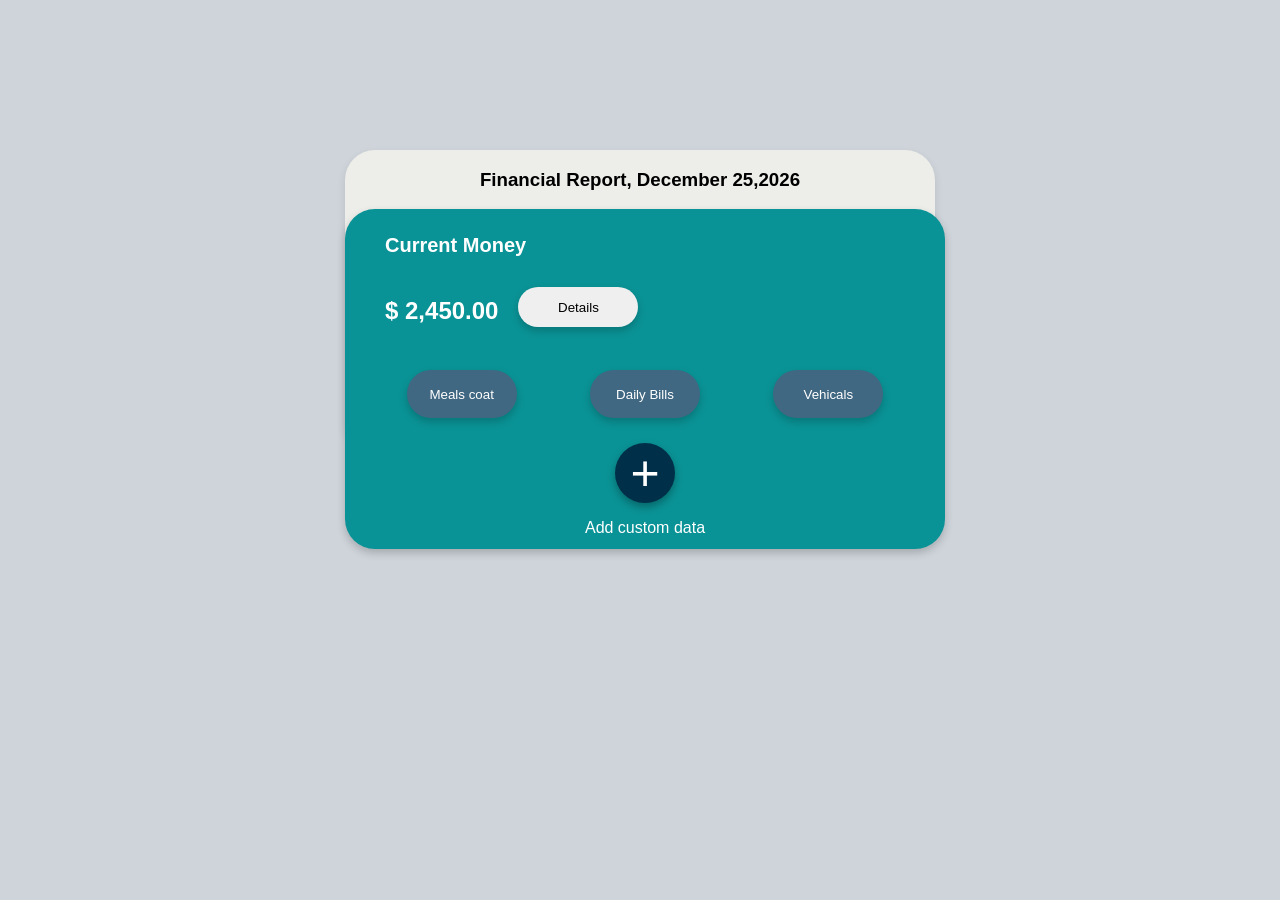
<file: index.html>
<!DOCTYPE html>
<html lang="en">
<head>
    <meta charset="UTF-8">
    <meta name="viewport" content="width=device-width, initial-scale=1.0">
    <title>Expense tracker 💳</title>
    <link rel="stylesheet" href="./style.css">
</head>
<body>

<div class="Card">
    <div class="CardTittle">
    <h3>Financial Report, December 25,2026</h3>

    <div class="moneySection"> 
        
        <h5>Current Money</h5>
        <div class="moneyDisplay">
            <h2>$ 2,450.00</h2>
            <button>Details</button>
        </div>

        <div class="section-catgri">

            <button>Meals coat</button>
            <button>Daily Bills</button>
            <button>Vehicals</button>
        </div>

        <div class="addFiled">

            <div id="addButton">
                <button>+</button>
                <p>Add custom data</p>
            </div>

        </div>
        

    </div>
</div>
    


</div>

</body>
</html>
</file>
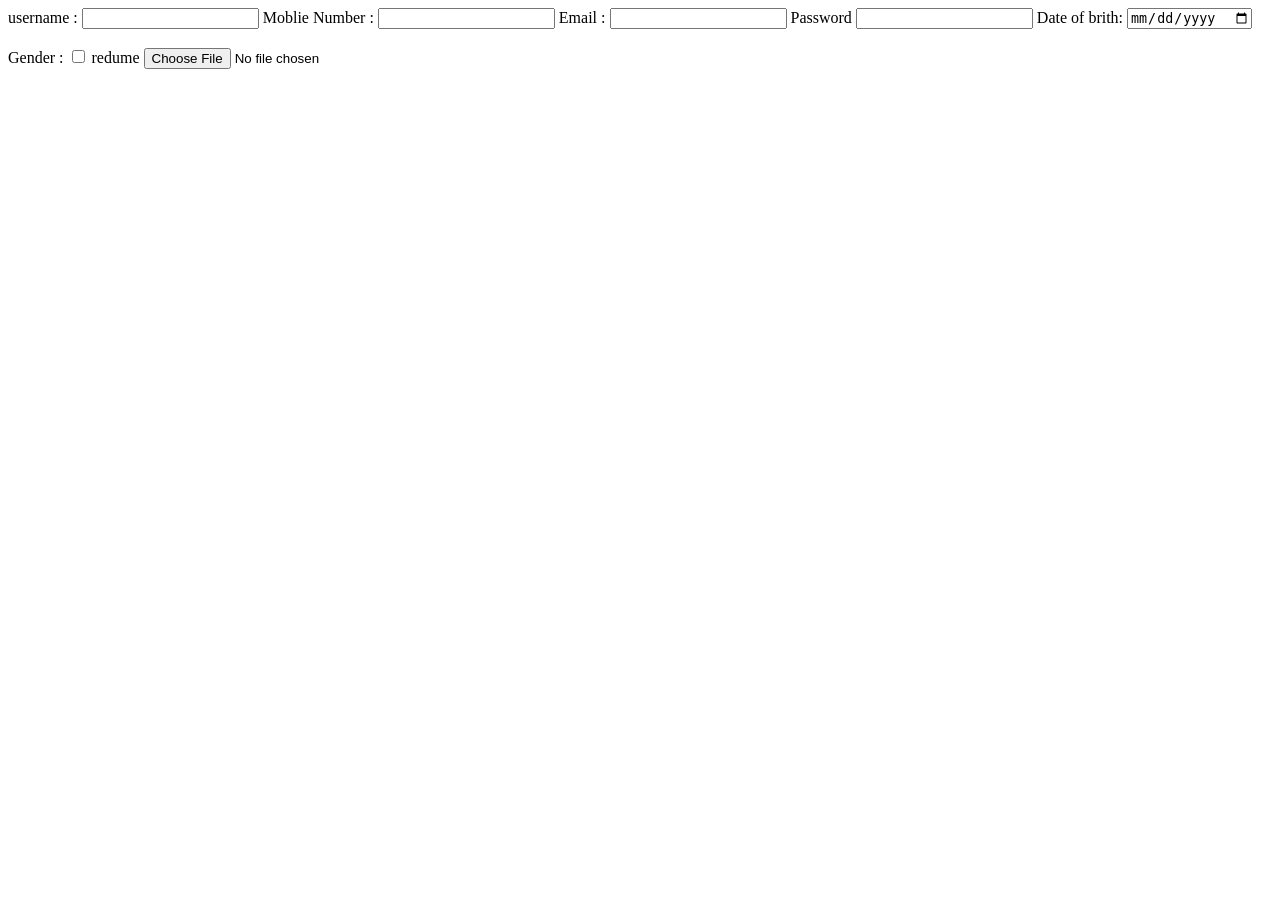
<file: Day 2 Images/Day 3/index.html>
<!DOCTYPE html>
<html lang="en">
<head>
    <meta charset="UTF-8">
    <meta name="viewport" content="width=device-width, initial-scale=1.0">
    <title>input_Tag</title>
</head>
<body>

    <label > username :</label>
    <input type="text">

    <label for="">Moblie Number :</label>
    <input type="number" >

    <label for="">Email : </label>
    <input type="email">

    <label for="">Password</label>
    <input type="password">

    <label for="">Date of brith:</label>
    <input type="date">
    <br>
    <br>

    <label for="">Gender : </label>
    
    <input type="checkbox" >

    <label for="">redume</label>
    <input type="file">
</body>
</html>
</file>
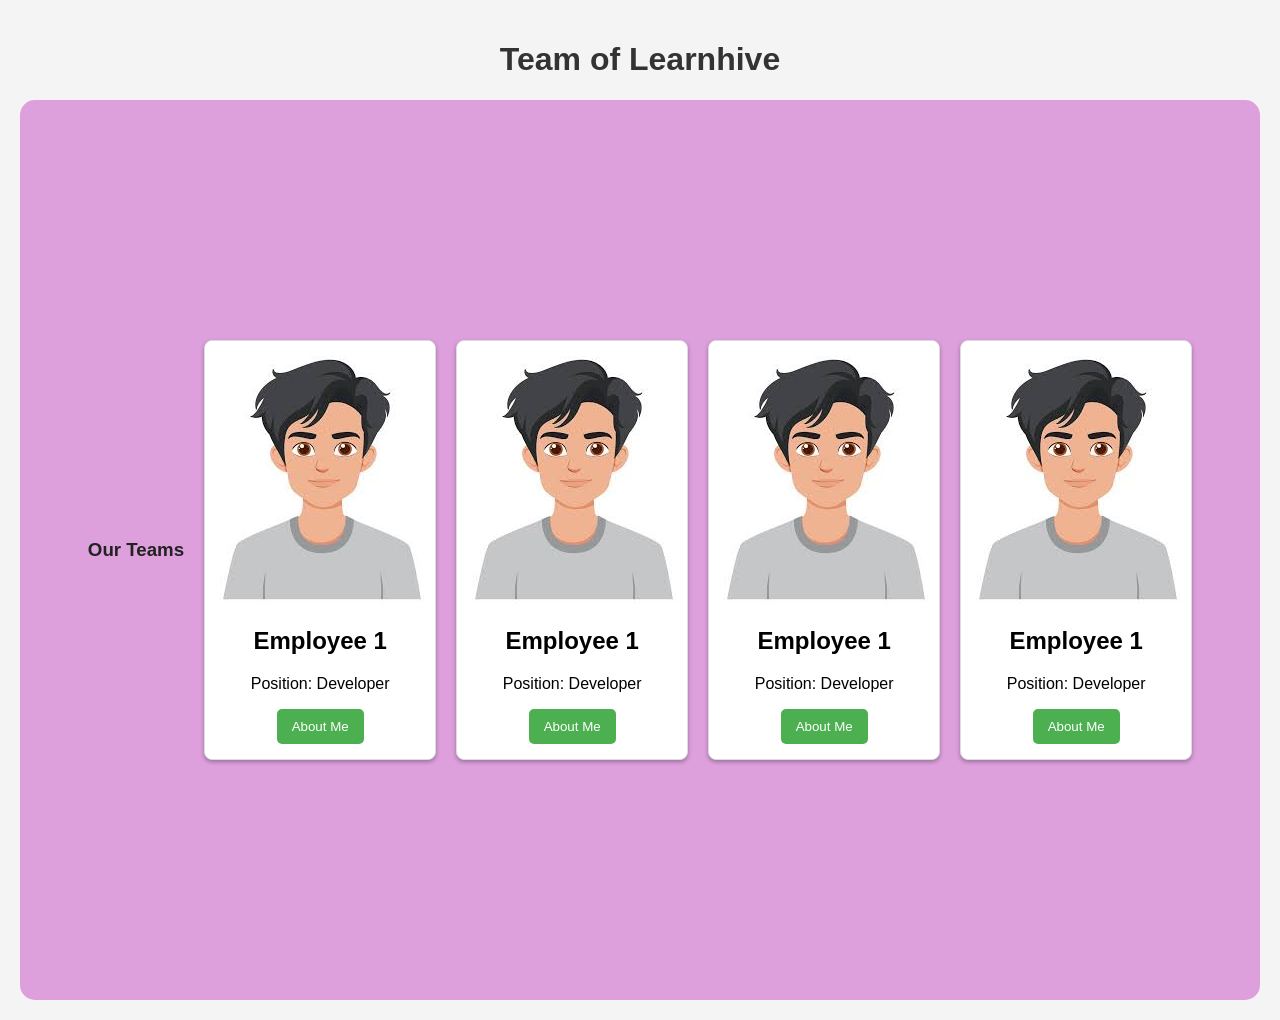
<file: CSS/Meetrem.html>
<!DOCTYPE html>
<html lang="en">
<head>
    <meta charset="UTF-8">
    <meta name="viewport" content="width=device-width, initial-scale=1.0">
    <title>Meeterm 🧋</title>
    <style>
        body {
            font-family: Arial, sans-serif;
            background-color: #f4f4f4;
            margin: 0;
            padding: 20px;
        }
        h1 {
            text-align: center;
            
            color: #333;
        }
        .list_Of_Employees {
            display: flex;
            flex-wrap: wrap;
            justify-content: center;
            align-items: center;
            background-color: plum;
            height: 900px;
            border-radius: 15px;
            gap: 20px;
        }
        .Employee {
            background-color: #fff;
            border: 1px solid #ddd;
            border-radius: 8px;
            padding: 15px;
            width: 200px;
            text-align: center;
            box-shadow: 0 2px 4px rgba(0,0,0,0.3);
        }
        button {
            background-color: #4CAF50;
            color: white;
            border: none;
            padding: 10px 15px;
            border-radius: 5px;
            cursor: pointer;
        }
        button:hover {
            background-color: #45a049;
        }
        h3 {
            display: flex;
            align-items: start;
            text-align: center;
            color: #222;
        }
    </style>
</head>
<body>
    <h1>Team of Learnhive</h1>
    <div class="list_Of_Employees">

        <h3>Our Teams</h3>

        <div class="Employee">
            <img src="[data-uri]" alt="">
            <h2>Employee 1</h2>
            <p>Position: Developer</p>
            <button>About Me</button>
        </div>
        <div class="Employee">
            <img src="[data-uri]" alt="">
            <h2>Employee 1</h2>
            <p>Position: Developer</p>
            <button>About Me</button>
        </div>
        <div class="Employee">
            <img src="[data-uri]" alt="">
            <h2>Employee 1</h2>
            <p>Position: Developer</p>
            <button>About Me</button>
        </div>
        <div class="Employee">
            <img src="[data-uri]" alt="">
            <h2>Employee 1</h2>
            <p>Position: Developer</p>
            <button>About Me</button>
        </div>
        


    </div>
</body>
</html>
</file>
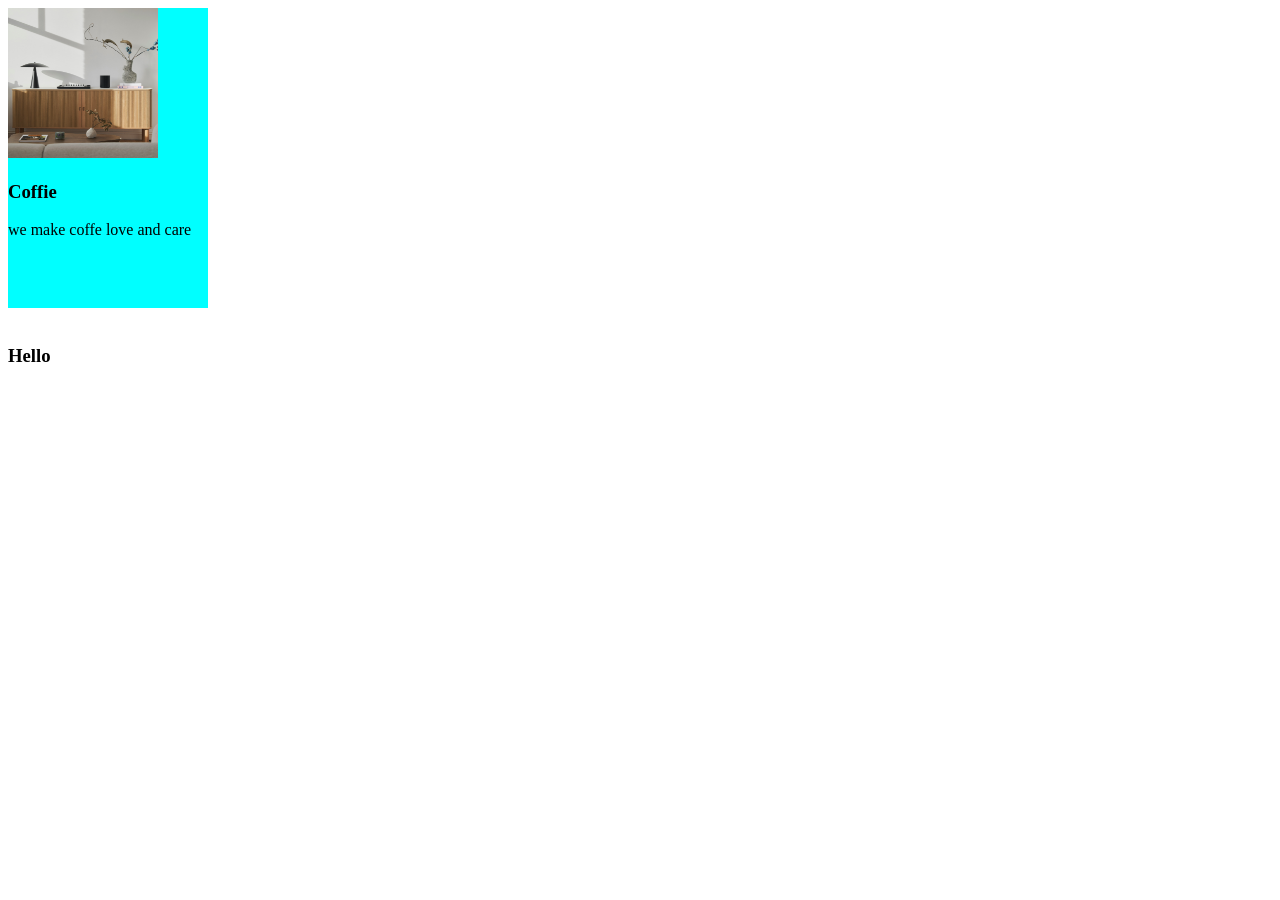
<file: Day 2 Images/div_Tags.html>
<!DOCTYPE html>
<html lang="en">
<head>
    <meta charset="UTF-8">
    <meta name="viewport" content="width=device-width, initial-scale=1.0">
    <title>Div Tag 😊</title>
</head>
<body>
    <!--div tag it is box or continer-->
    <div  style="background-color: aqua; height: 300px; width: 200px; justify-items: center; ">
        <img src="./arpith.jpg" alt="" width="150" height="150" ">
        <h3>Coffie</h3>
        <p>we make coffe love and care</p>
    </div>
    <br>
    <h3>Hello</h3>
</body>
</html>
</file>
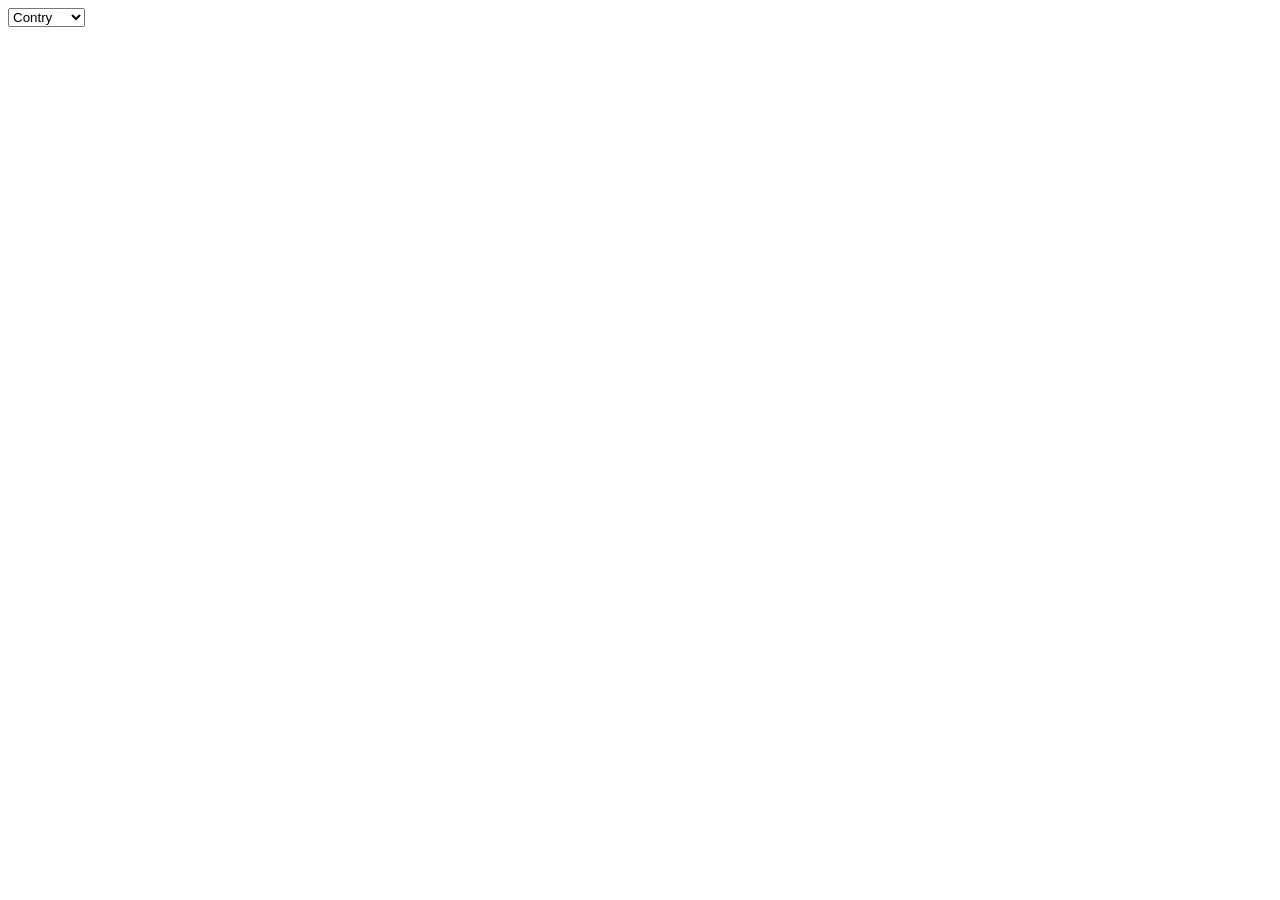
<file: Day 2 Images/select.html>
<!DOCTYPE html>
<html lang="en">
<head>
    <meta charset="UTF-8">
    <meta name="viewport" content="width=device-width, initial-scale=1.0">
    <title>Select Tags 😊</title>
</head>
<body>

    <select name="" id="">
        <option value="">India</option>
        <option value="" label="USA">United state of America</option>
        <option value="" disabled>Germany</option>
        <option value="">France
            
        </option>
        <option selected>Contry</option>
    </select>
    
</body>
</html>
</file>
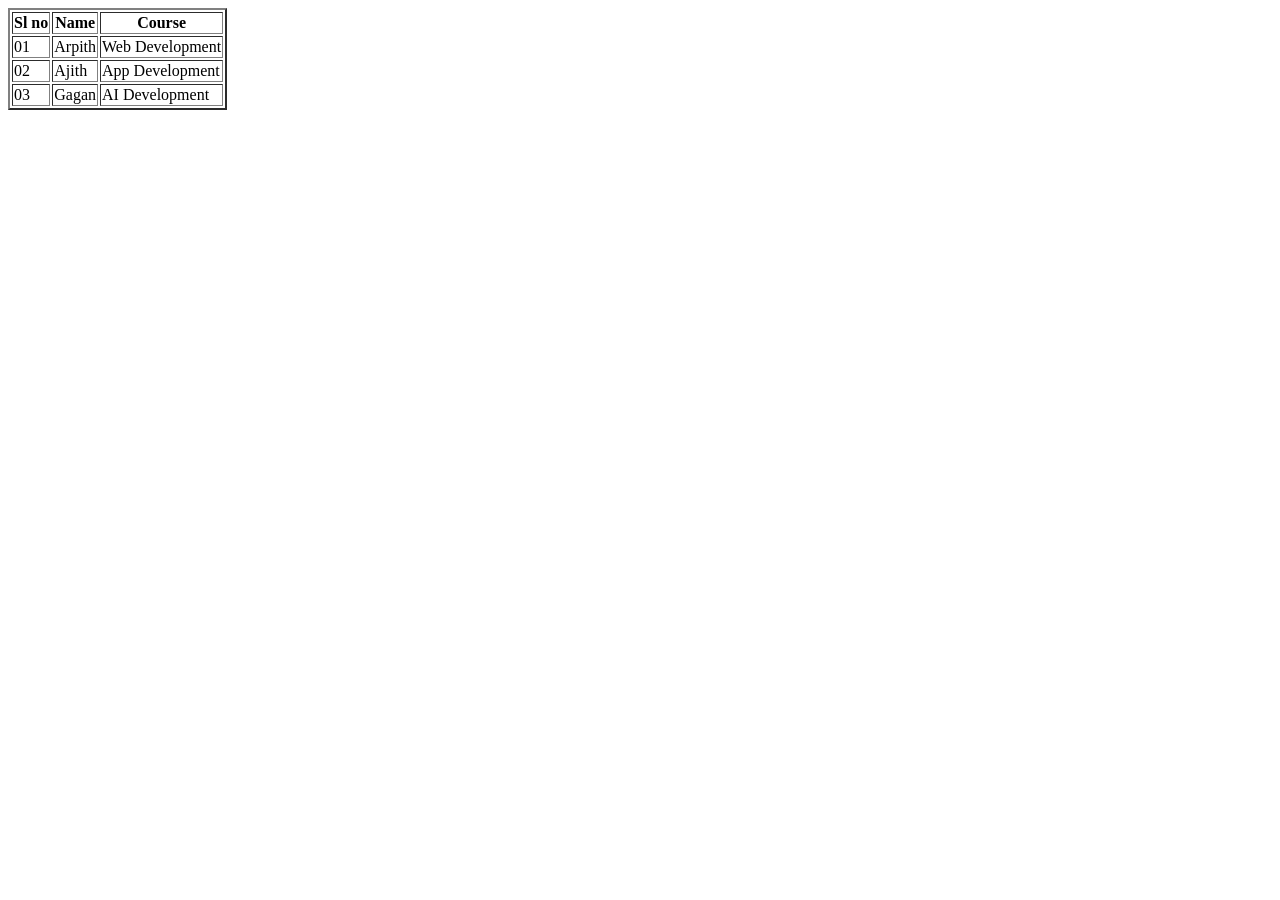
<file: Day1/table_tag.html>
<!DOCTYPE html>
<html lang="en">
<head>
    <meta charset="UTF-8">
    <meta name="viewport" content="width=device-width, initial-scale=1.0">
    <title>Document</title>
</head>
<body>
    
    <table border="2">

        <tr>
            <th>Sl no</th>
            <th>Name</th>
            <th>Course</th>
        </tr>
        <tr>
            <td>01</td>
            <td>Arpith</td>
            <td>Web Development</td>
        </tr>
        <tr>
            <td>02</td>
            <td>Ajith</td>
            <td>App Development</td>
        </tr>
        <tr>
            <td>03</td>
            <td>Gagan</td>
            <td>AI Development</td>
        </tr>


    </table>

</body>
</html>
</file>
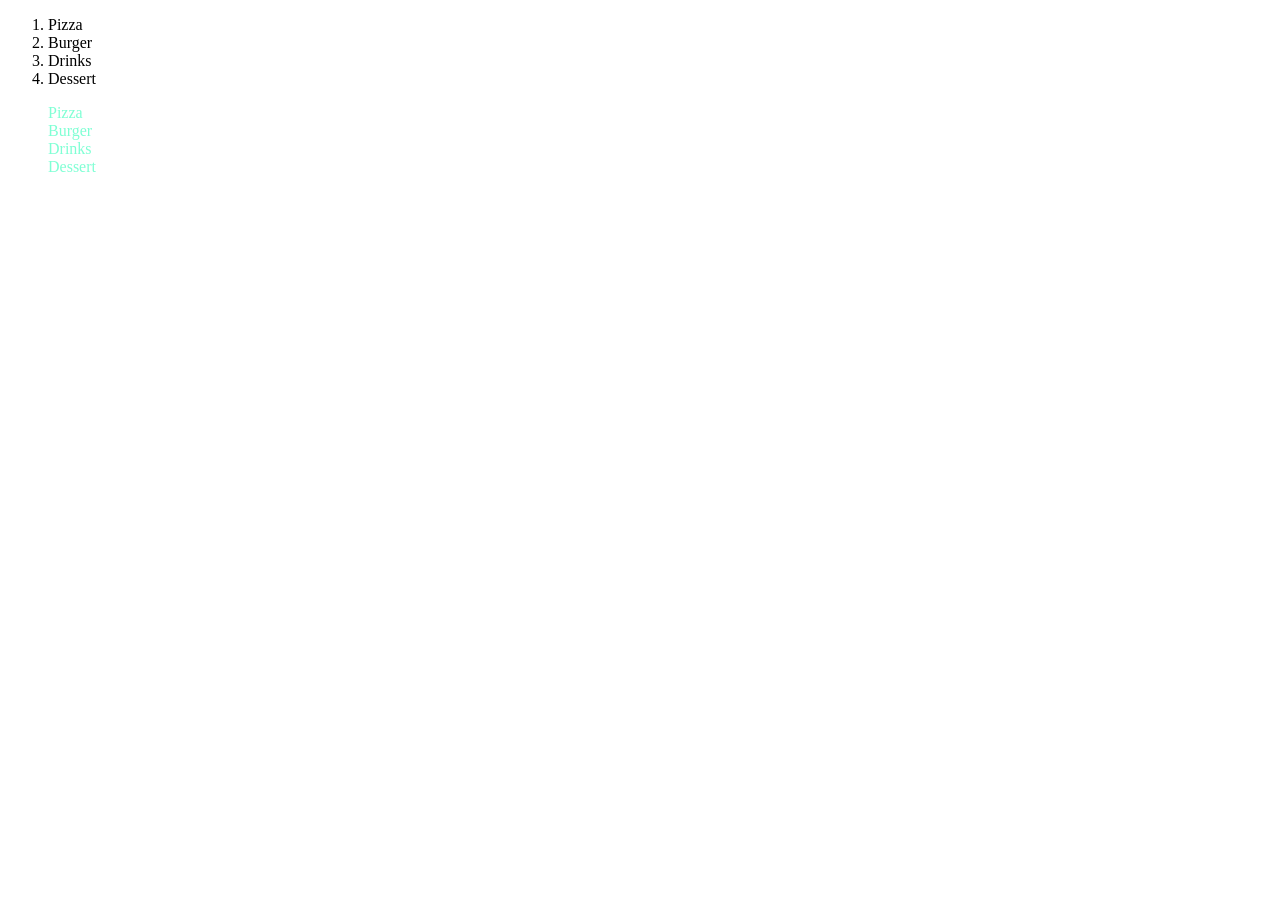
<file: Day 2 Images/Day 3/List_tag.html>
<!DOCTYPE html>
<html lang="en">
<head>
    <meta charset="UTF-8">
    <meta name="viewport" content="width=device-width, initial-scale=1.0">
    <title>Document</title>
</head>
<body>

    <ol type="">
        <li>Pizza</li>
        <li>Burger</li>
        <li>Drinks</li>
        <li>Dessert</li>
    </ol>
    
    <ul style="list-style: none; color: aquamarine;">
        <li>Pizza</li>
        <li>Burger</li>
        <li>Drinks</li>
        <li>Dessert</li>
    </ul>


</body>
</html>
</file>
<file: style.css>
body{
    font-family: Arial, sans-serif;
    background-color: #ced4da;
    margin: 0;
    padding: 0;
    text-align: center;
    height: 100%;
    width: 100%;
    
}
.CardTittle{
    background-color:#edede9;
    width: 590px;
    height: 300px;
    border-radius: 30px;
    box-shadow: 0 4px 8px rgba(0, 0, 0, 0.1);
    
}

.moneySection{
    background-color: #0a9396;
    height: 320px;
    width: 600px;
    border-radius: 30px;
    text-align: center;
    color: white;
    padding-top: 20px;
     box-shadow: 0 4px 9px rgba(0, 0, 0, 0.2);
}

.moneyDisplay{
    display: flex;
    justify-content: left;
    margin-top: 20px;
    margin-left: 40px;
}

 
.addFiled button{
    width: 60px;
    height: 60px;
    text-align: center;
    border-radius: 60px;
    padding-bottom: 25px;
    font-size: 50px;
    border: none;
    background-color: #003049;
    color: white;
    cursor: pointer;
   box-shadow: 0 4px 9px rgba(0, 0, 0, 0.3);
}

.Card{
    display: flex;
    align-items: center;
    justify-content: center;
    width: 100%;
    height: 600px;
}
.moneySection h5{
    margin: 5px;
    font-size: 20px;
    display: flex;
    margin-left: 40px;
}
.moneyDisplay button{
    margin-left: 20px;
    width: 120px;
    height: 40px;
    border-radius: 20px;
    margin-top: 10px;
    border: none;
    cursor: pointer;
    box-shadow: 0 4px 9px rgba(0, 0, 0, 0.2);
}

.addFiled{
    display: flex;
    justify-content: center;
    margin-bottom: 25px;
}

.section-catgri{
    padding: 25px;
    display: flex;
    justify-content: space-around;
}
.section-catgri button{
    width: 110px;
    height: 48px;
    border-radius: 25px;
    border: none;
    background-color: #406882;
    color: white;
    cursor: pointer;
   box-shadow: 0 4px 9px rgba(0, 0, 0, 0.2);
}
</file>
